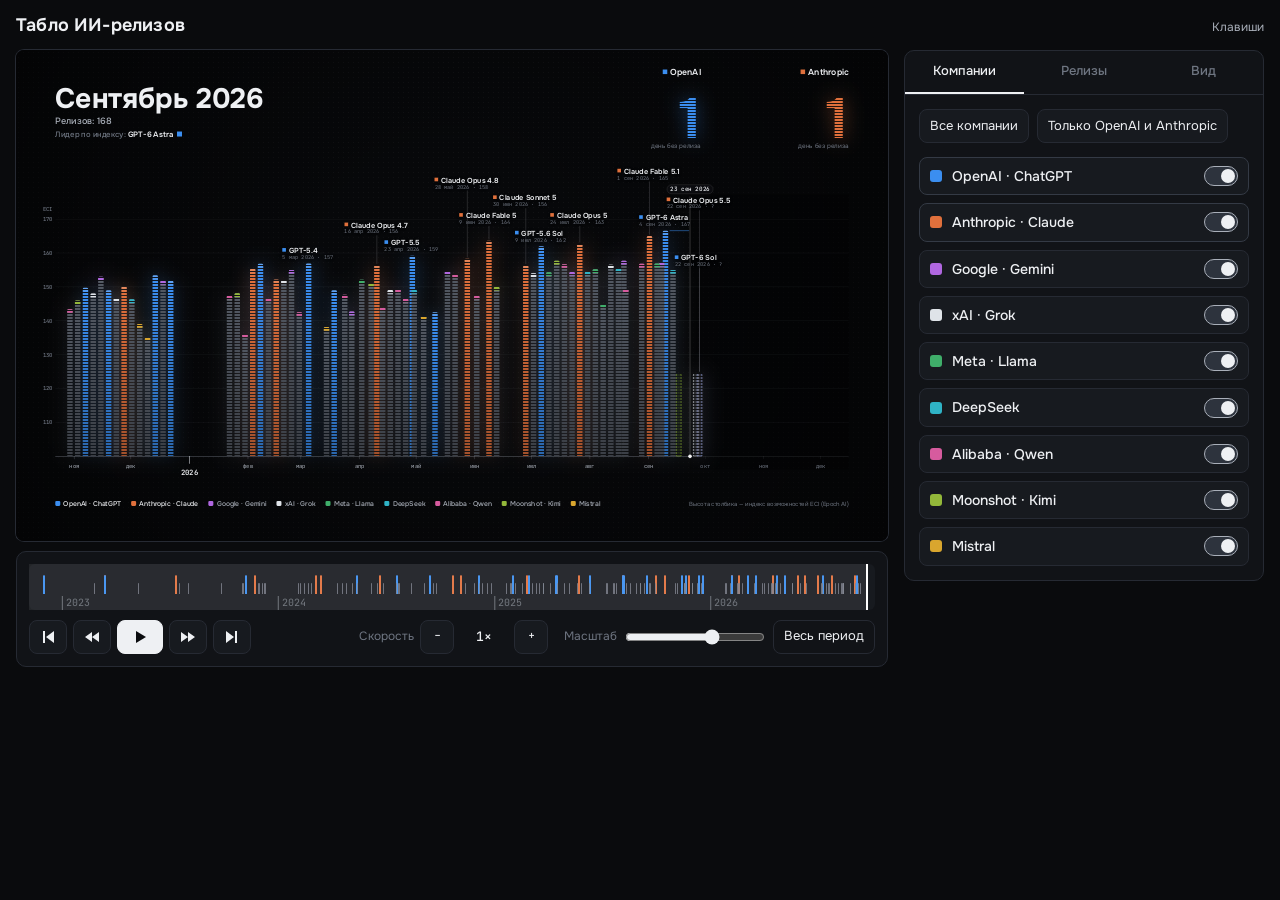
<file: index.html>
<!doctype html>
<html lang="ru">
<head>
<meta charset="utf-8">
<meta name="viewport" content="width=device-width, initial-scale=1, viewport-fit=cover">
<title>Табло ИИ-релизов</title>
<meta name="description" content="Таймлайн релизов ИИ-моделей с ноября 2022 года: OpenAI, Anthropic и остальные.">
<link rel="stylesheet" href="css/fonts.css">
<link rel="stylesheet" href="css/app.css">
</head>
<body>
<svg width="0" height="0" style="position:absolute" aria-hidden="true">
  <symbol id="i-start" viewBox="0 0 16 16"><path d="M3 2h2v12H3zM14 2v12L6 8z"/></symbol>
  <symbol id="i-prev" viewBox="0 0 16 16"><path d="M8 3v10L1 8zM15 3v10L8 8z"/></symbol>
  <symbol id="i-play" viewBox="0 0 16 16"><path d="M4 2l10 6-10 6z"/></symbol>
  <symbol id="i-pause" viewBox="0 0 16 16"><path d="M3 2h4v12H3zM9 2h4v12H9z"/></symbol>
  <symbol id="i-next" viewBox="0 0 16 16"><path d="M1 3v10l7-5zM8 3v10l7-5z"/></symbol>
  <symbol id="i-end" viewBox="0 0 16 16"><path d="M2 2v12l8-6zM11 2h2v12h-2z"/></symbol>
</svg>

<div class="app">
  <header class="topbar">
    <h1>Табло ИИ-релизов</h1>
    <details class="keys">
      <summary>Клавиши</summary>
      <dl>
        <dt>Пробел</dt><dd>пуск / пауза</dd>
        <dt>← →</dt><dd>предыдущий / следующий релиз</dd>
        <dt>Shift + ← →</dt><dd>только релизы OpenAI и Anthropic</dd>
        <dt>[ ]</dt><dd>на месяц назад / вперёд</dd>
        <dt>↑ ↓</dt><dd>быстрее / медленнее</dd>
        <dt>+ −  0</dt><dd>приблизить / отдалить / весь период</dd>
        <dt>O</dt><dd>только OpenAI и Anthropic ↔ все</dd>
        <dt>L</dt><dd>подписи моделей</dd>
        <dt>H</dt><dd>спрятать пульт</dd>
        <dt>Home / End</dt><dd>в начало / в конец</dd>
        <dt>Esc</dt><dd>снять выделение модели</dd>
      </dl>
    </details>
  </header>

  <main class="layout">
    <section class="stage-col" aria-label="Табло">
      <div class="stage grab" id="stage">
        <canvas id="screen" role="img" aria-label="Таймлайн релизов ИИ-моделей"></canvas>
      </div>

      <div class="transport">
        <div class="scrub" id="scrub">
          <canvas id="scrubCanvas"></canvas>
        </div>
        <div class="row">
          <div class="group" role="group" aria-label="Воспроизведение">
            <button class="btn" id="bStart" title="В начало" aria-label="В начало"><svg><use href="#i-start"/></svg></button>
            <button class="btn" id="bPrev" title="Предыдущий релиз" aria-label="Предыдущий релиз"><svg><use href="#i-prev"/></svg></button>
            <button class="btn play" id="bPlay" title="Пуск / пауза" aria-label="Пуск"><svg><use href="#i-play"/></svg></button>
            <button class="btn" id="bNext" title="Следующий релиз" aria-label="Следующий релиз"><svg><use href="#i-next"/></svg></button>
            <button class="btn" id="bEnd" title="В конец" aria-label="В конец"><svg><use href="#i-end"/></svg></button>
          </div>
          <div class="spacer"></div>
          <div class="group" role="group" aria-label="Скорость">
            <span class="group-label">Скорость</span>
            <button class="btn" id="bSlower" aria-label="Медленнее">−</button>
            <span class="speed-val" id="speedVal">1×</span>
            <button class="btn" id="bFaster" aria-label="Быстрее">+</button>
          </div>
          <div class="group">
            <label class="group-label" for="zoom">Масштаб</label>
            <input type="range" id="zoom" min="0" max="1000" step="1">
            <button class="btn ghost" id="bFit">Весь период</button>
          </div>
        </div>
      </div>
    </section>

    <aside class="panel" aria-label="Пульт">
      <div class="tabs" role="tablist">
        <button class="tab" role="tab" id="t-companies" aria-controls="p-companies" aria-selected="true">Компании</button>
        <button class="tab" role="tab" id="t-releases" aria-controls="p-releases" aria-selected="false">Релизы</button>
        <button class="tab" role="tab" id="t-view" aria-controls="p-view" aria-selected="false">Вид</button>
      </div>

      <div class="pane" id="p-companies" role="tabpanel" aria-labelledby="t-companies">
        <div class="chips">
          <button class="btn" id="bAll">Все компании</button>
          <button class="btn" id="bMainOnly">Только OpenAI и Anthropic</button>
        </div>
        <div class="list" id="companyList"></div>
      </div>

      <div class="pane" id="p-releases" role="tabpanel" aria-labelledby="t-releases" hidden>
        <input class="search" id="relSearch" type="search" placeholder="Найти модель" aria-label="Поиск модели">
        <div class="releases" id="relList"></div>
      </div>

      <div class="pane" id="p-view" role="tabpanel" aria-labelledby="t-view" hidden>
        <div class="opt"><span>Стиль</span><span class="seg" data-opt="style"><button data-v="segments">Сегменты</button><button data-v="smooth">Гладкий</button><button data-v="pixel">Пиксели</button></span></div>
        <div class="opt" id="gridOpt"><span>Размер пикселя</span><span class="seg" data-opt="grid"><button data-v="8">8</button><button data-v="10">10</button><button data-v="12">12</button><button data-v="16">16</button><button data-v="20">20</button></span></div>
        <div class="opt"><label for="oLabels">Подписи моделей</label><span class="switch"><input type="checkbox" id="oLabels"><span></span></span></div>
        <div class="opt"><label for="oLabelCount">Подписей сразу: <span id="oLabelCountVal">12</span></label><input type="range" id="oLabelCount" min="4" max="30" step="1"></div>
        <div class="opt"><label for="oScale">Шкала индекса</label><span class="switch"><input type="checkbox" id="oScale"><span></span></span></div>
        <div class="opt"><label for="oFrontier">Лидер по индексу</label><span class="switch"><input type="checkbox" id="oFrontier"><span></span></span></div>
        <div class="opt"><span>Высота столбиков</span><span class="seg" data-opt="heights"><button data-v="score">По индексу</button><button data-v="equal">Одинаковая</button></span></div>
        <div class="opt"><span>Цвет остальных</span><span class="seg" data-opt="others"><button data-v="muted">Серый</button><button data-v="brand">Фирменный</button></span></div>
        <div class="opt"><span>Мышь листает</span><span class="seg" data-opt="wheel"><button data-v="time">Время</button><button data-v="camera">Камеру</button></span></div>
        <div class="opt"><label for="oFinale">В конце весь период</label><span class="switch"><input type="checkbox" id="oFinale"><span></span></span></div>
        <button class="btn ghost" id="bReset">Сбросить настройки</button>
      </div>
    </aside>
  </main>
</div>

<script src="js/data.js"></script>
<script src="js/engine.js"></script>
<script src="js/track.js"></script>
<script src="js/app.js"></script>
</body>
</html>
</file>
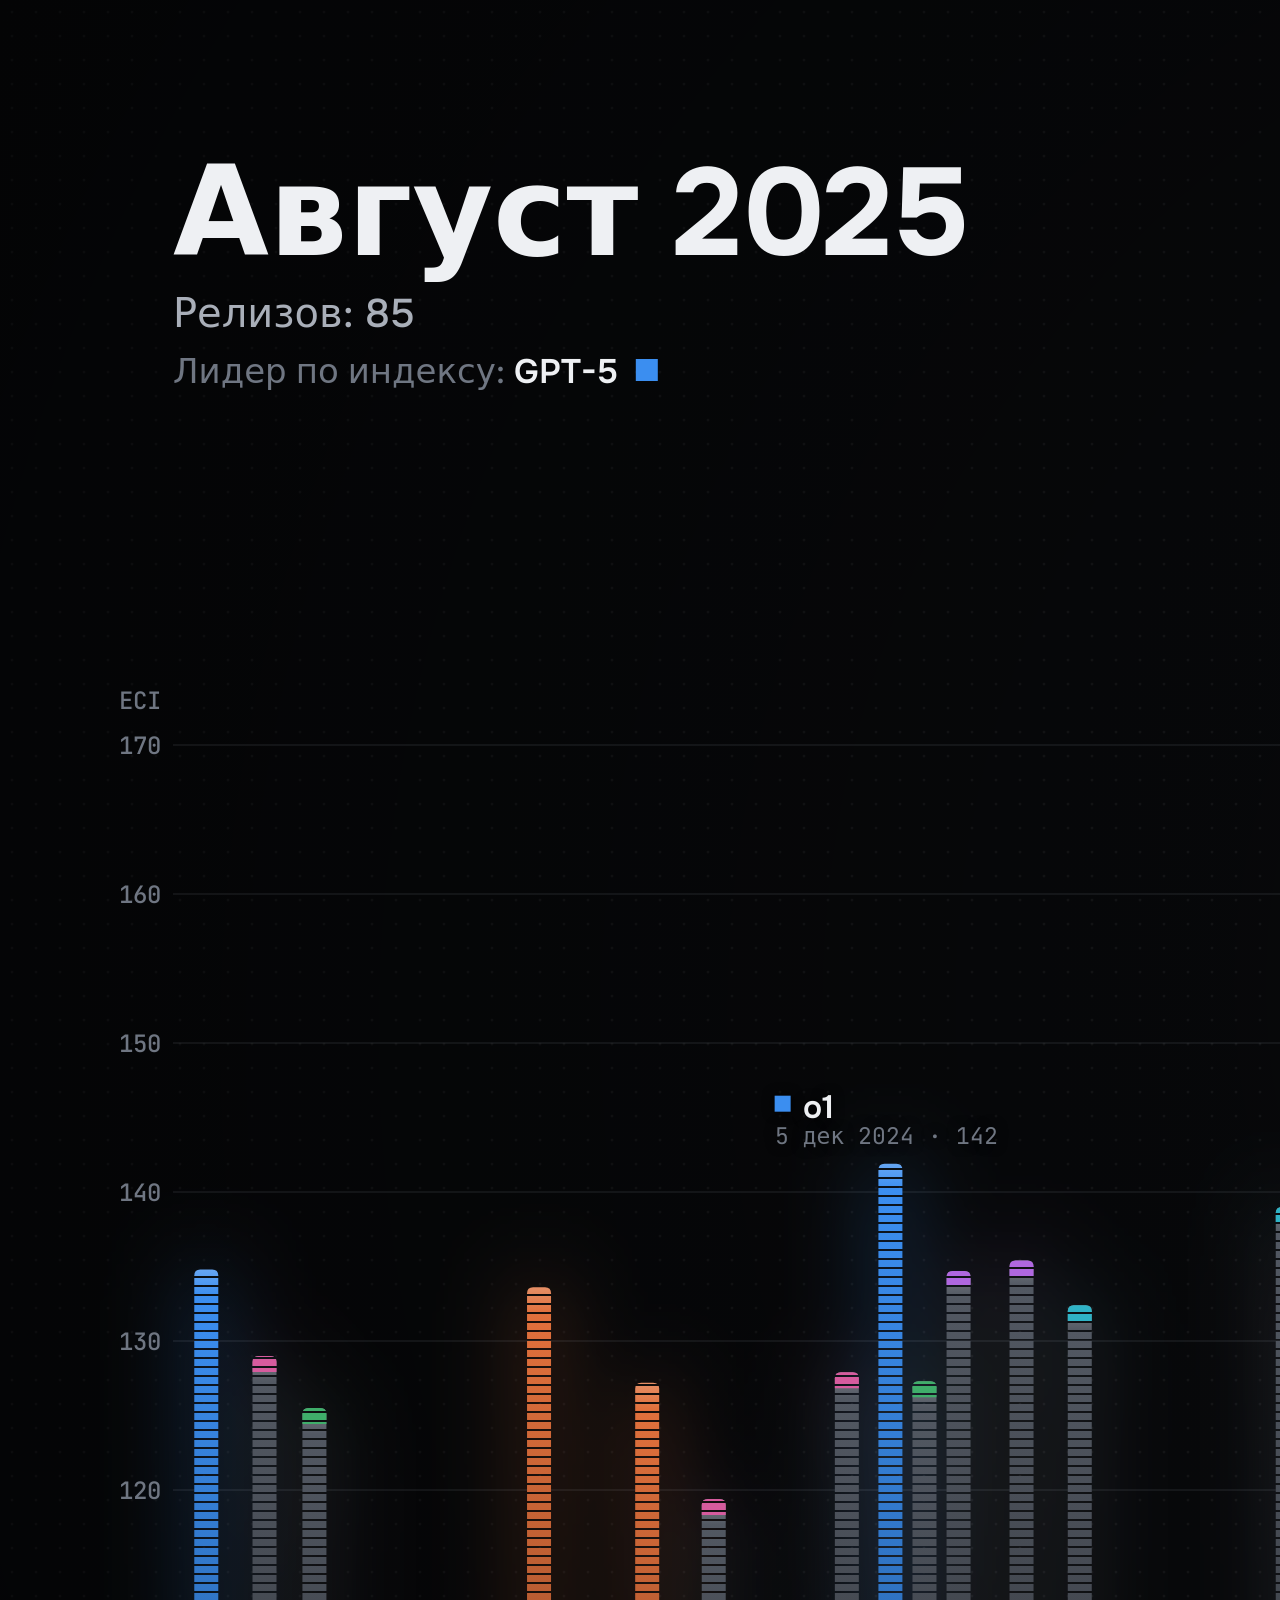
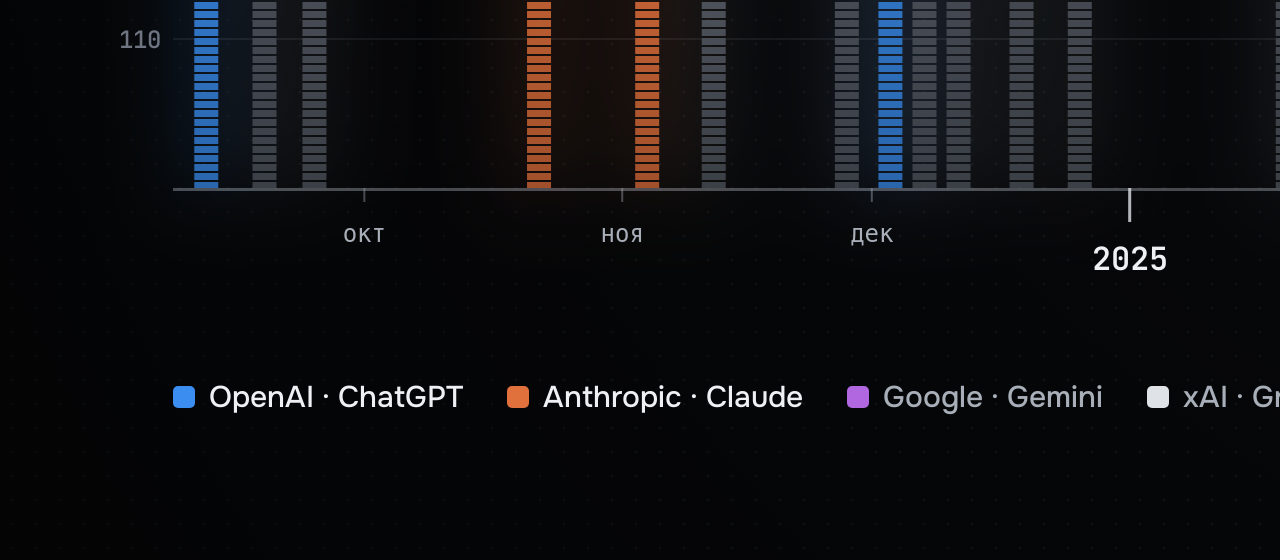
<file: tools/frame.html>
<!doctype html>
<html lang="ru"><head><meta charset="utf-8"><title>frame</title>
<link rel="stylesheet" href="../css/fonts.css">
<style>html,body{margin:0;background:#07080a}canvas{display:block}</style>
</head><body>
<canvas id="c"></canvas>
<script src="../js/data.js"></script>
<script src="../js/engine.js"></script>
<script>
// Отладочный кадр 4K: ?day=2025-08-07&style=segments|smooth|pixel&grid=12&span=420&only=1&focus=<id>&heights=equal
(async function () {
  const q = new URLSearchParams(location.search);
  await Promise.all(['400', '500', '600', '700'].map((w) => document.fonts.load(w + ' 40px Onest'))
    .concat(['400', '500', '600'].map((w) => document.fonts.load(w + ' 30px "JetBrains Mono"'))));
  const T = window.Tablo;
  const tl = new T.Timeline(window.TABLO_DATA);
  const sim = new T.Sim(tl);
  const rnd = new T.Renderer(tl);
  const c = document.getElementById('c');
  c.width = 3840; c.height = 2160;
  const ctx = c.getContext('2d');
  const enabled = {};
  const only = q.get('only') === '1';
  for (const co of tl.companies) enabled[co.id] = only ? !!co.main : true;
  const hidden = Object.fromEntries(tl.releases.filter((r) => r.defaultHidden).map((r) => [r.id, true]));
  const target = T.dayOf(q.get('day') || '2025-08-10');
  const ctl = { now: tl.start, span: +(q.get('span') || 420), cam: 'follow', enabled, hidden, labels: true, scale: true, frontier: true,
    heights: q.get('heights') || 'score', others: q.get('others') || 'muted', focus: q.get('focus') || null,
    style: q.get('style') || 'segments', grid: +(q.get('grid') || 12), labelCount: 12, snap: true };
  for (let d = tl.start; d <= target; d += 2) { ctl.now = d; sim.step(0.05, ctl); }
  ctl.now = target;
  for (let i = 0; i < 60; i++) sim.step(0.05, ctl);
  for (let i = 0; i < 24; i++) { sim.step(0.05, ctl); rnd.draw(ctx, sim, ctl, c.width, c.height); }
  const t0 = performance.now();
  for (let i = 0; i < 5; i++) { sim.step(0.04, ctl); rnd.draw(ctx, sim, ctl, c.width, c.height); }
  window.__drawMs = (performance.now() - t0) / 5;
  window.__ready = true;
})();
</script>
</body></html>
</file>
<file: css/fonts.css>
/* Onest и JetBrains Mono (SIL OFL 1.1) — локальные файлы, чтобы кадры рендерились одинаково везде */
@font-face { font-family: "Onest"; font-style: normal; font-display: swap; font-weight: 100 900;
  src: url("../fonts/onest-cyrillic-wght-normal.woff2") format("woff2-variations");
  unicode-range: U+0301, U+0400-045F, U+0490-0491, U+04B0-04B1, U+2116; }
@font-face { font-family: "Onest"; font-style: normal; font-display: swap; font-weight: 100 900;
  src: url("../fonts/onest-latin-wght-normal.woff2") format("woff2-variations");
  unicode-range: U+0000-00FF, U+0131, U+0152-0153, U+02BB-02BC, U+02C6, U+02DA, U+02DC, U+0304, U+0308, U+0329, U+2000-206F, U+20AC, U+2122, U+2191, U+2193, U+2212, U+2215, U+FEFF, U+FFFD; }
@font-face { font-family: "JetBrains Mono"; font-style: normal; font-display: swap; font-weight: 100 800;
  src: url("../fonts/jetbrains-mono-cyrillic-wght-normal.woff2") format("woff2-variations");
  unicode-range: U+0301, U+0400-045F, U+0490-0491, U+04B0-04B1, U+2116; }
@font-face { font-family: "JetBrains Mono"; font-style: normal; font-display: swap; font-weight: 100 800;
  src: url("../fonts/jetbrains-mono-latin-wght-normal.woff2") format("woff2-variations");
  unicode-range: U+0000-00FF, U+0131, U+0152-0153, U+02BB-02BC, U+02C6, U+02DA, U+02DC, U+0304, U+0308, U+0329, U+2000-206F, U+20AC, U+2122, U+2191, U+2193, U+2212, U+2215, U+FEFF, U+FFFD; }
</file>
<file: css/app.css>
/* Табло ИИ-релизов — пульт. Одна тёмная тема: картинка всё равно тёмная. */
:root {
  color-scheme: dark;
  --bg: #0a0b0d;
  --surface: #111317;
  --surface-2: #171a1f;
  --surface-3: #1e2229;
  --line: #262a33;
  --line-2: #343a45;
  --text: #eef0f3;
  --text-2: #a9afb9;
  --text-3: #6f7682;
  --focus: #9cc2ff;
  --radius: 10px;
  --font: "Onest", "Segoe UI", system-ui, -apple-system, sans-serif;
  --mono: "JetBrains Mono", ui-monospace, "SFMono-Regular", Menlo, Consolas, monospace;
}

* { box-sizing: border-box; }
[hidden] { display: none !important; }
html, body { height: 100%; }
body {
  margin: 0;
  background: var(--bg);
  color: var(--text);
  font: 14px/1.45 var(--font);
  -webkit-font-smoothing: antialiased;
}
button, input, select { font: inherit; color: inherit; }
button { cursor: pointer; }
:focus-visible { outline: 2px solid var(--focus); outline-offset: 2px; }

.app { min-height: 100%; display: flex; flex-direction: column; padding-inline: 16px; padding-block: 12px 20px; gap: 12px; }

/* ---------- шапка ---------- */
.topbar { display: flex; align-items: baseline; justify-content: space-between; gap: 12px 24px; flex-wrap: wrap; }
.topbar h1 { margin: 0; font-size: 18px; font-weight: 650; letter-spacing: 0.01em; }
.keys { color: var(--text-3); font-size: 12px; }
.keys summary { cursor: pointer; list-style: none; color: var(--text-2); }
.keys summary::-webkit-details-marker { display: none; }
.keys[open] summary { margin-bottom: 8px; }
.keys dl { display: grid; grid-template-columns: auto 1fr; gap: 4px 14px; margin: 0; padding: 12px 14px; background: var(--surface); border: 1px solid var(--line); border-radius: var(--radius); }
.keys dt { font-family: var(--mono); color: var(--text); white-space: nowrap; }
.keys dd { margin: 0; color: var(--text-2); }

/* ---------- основная сетка ---------- */
.layout { display: grid; grid-template-columns: minmax(0, 1fr) 360px; gap: 16px; align-items: start; }
.stage-col { display: flex; flex-direction: column; gap: 10px; min-width: 0; }

.stage {
  position: relative;
  width: 100%;
  max-width: 100%;
  aspect-ratio: 16 / 9;
  background: #07080a;
  border-radius: 8px;
  overflow: hidden;
  box-shadow: 0 0 0 1px var(--line);
  touch-action: none;
  user-select: none;
}
.stage canvas { position: absolute; inset: 0; width: 100%; height: 100%; display: block; }
.stage.grab { cursor: grab; }
.stage.grabbing { cursor: grabbing; }
.stage.pointer { cursor: pointer; }

/* ---------- транспорт ---------- */
.transport { display: flex; flex-direction: column; gap: 10px; padding: 12px; background: var(--surface); border: 1px solid var(--line); border-radius: var(--radius); }
.scrub { position: relative; height: 46px; border-radius: 6px; background: var(--surface-2); cursor: pointer; touch-action: none; }
.scrub canvas { position: absolute; inset: 0; width: 100%; height: 100%; display: block; }
.row { display: flex; align-items: center; gap: 10px 16px; flex-wrap: wrap; }
.group { display: flex; align-items: center; gap: 6px; }
.group-label { color: var(--text-3); font-size: 12px; }
.btn {
  display: inline-flex; align-items: center; justify-content: center; gap: 6px;
  height: 34px; min-width: 34px; padding: 0 10px;
  background: var(--surface-2); border: 1px solid var(--line); border-radius: 8px;
  color: var(--text); font-size: 13px; white-space: nowrap;
}
.btn:hover { background: var(--surface-3); border-color: var(--line-2); }
.btn svg { width: 16px; height: 16px; fill: currentColor; flex: none; }
.btn.play { min-width: 46px; background: var(--text); color: #0b0c0f; border-color: var(--text); }
.btn.play:hover { background: #ffffff; }
.btn.ghost { background: transparent; }
.speed-val { min-width: 48px; text-align: center; font: 500 13px/1 var(--mono); }
.spacer { flex: 1 1 auto; }
input[type="range"] { accent-color: var(--text); width: 140px; }

/* ---------- боковая панель ---------- */
.panel { display: flex; flex-direction: column; background: var(--surface); border: 1px solid var(--line); border-radius: var(--radius); min-height: 0; }
.tabs { display: grid; grid-template-columns: repeat(3, 1fr); border-bottom: 1px solid var(--line); }
.tab { padding: 11px 6px; background: none; border: 0; border-bottom: 2px solid transparent; color: var(--text-3); font-size: 13px; font-weight: 500; }
.tab[aria-selected="true"] { color: var(--text); border-bottom-color: var(--text); }
.tab:hover { color: var(--text); }
.pane { padding: 14px; display: flex; flex-direction: column; gap: 14px; overflow: auto; }
.chips { display: flex; flex-wrap: wrap; gap: 8px; }

.company { display: grid; grid-template-columns: 12px 1fr auto; align-items: center; gap: 10px; padding: 8px 10px; border: 1px solid var(--line); border-radius: 8px; background: var(--surface-2); }
.company .sw { width: 12px; height: 12px; border-radius: 3px; }
.company .name { font-weight: 500; }
.company.is-main { border-color: var(--line-2); }
.list { display: flex; flex-direction: column; gap: 8px; }

.switch { position: relative; width: 34px; height: 20px; flex: none; }
.switch input { position: absolute; inset: 0; opacity: 0; margin: 0; cursor: pointer; }
.switch span { position: absolute; inset: 0; border-radius: 999px; background: var(--surface-3); border: 1px solid var(--line-2); transition: background 0.15s; pointer-events: none; }
.switch span::after { content: ""; position: absolute; top: 2px; left: 2px; width: 14px; height: 14px; border-radius: 50%; background: var(--text-3); transition: transform 0.15s, background 0.15s; }
.switch input:checked + span { background: #2d333d; border-color: var(--text-2); }
.switch input:checked + span::after { transform: translateX(14px); background: var(--text); }
.switch input:focus-visible + span { outline: 2px solid var(--focus); outline-offset: 2px; }

.opt { display: flex; align-items: center; justify-content: space-between; gap: 12px; }
.opt label { color: var(--text); }
.seg { display: inline-flex; border: 1px solid var(--line); border-radius: 8px; overflow: hidden; flex: none; }
.seg button { padding: 6px 10px; background: var(--surface-2); border: 0; border-left: 1px solid var(--line); color: var(--text-2); font-size: 12px; }
.seg button:first-child { border-left: 0; }
.seg button[aria-pressed="true"] { background: var(--text); color: #0b0c0f; font-weight: 600; }

.search { width: 100%; height: 34px; padding: 0 10px; border-radius: 8px; border: 1px solid var(--line); background: var(--surface-2); }
.releases { display: flex; flex-direction: column; max-height: min(62vh, 640px); overflow: auto; border: 1px solid var(--line); border-radius: 8px; }
.releases .year { position: sticky; top: 0; z-index: 1; padding: 6px 10px; background: var(--surface-3); color: var(--text-2); font: 600 12px var(--mono); }
.rel { display: grid; grid-template-columns: 22px 10px minmax(0, 1fr) auto; align-items: center; gap: 8px; padding: 6px 10px; border-top: 1px solid var(--line); }
.rel:hover { background: var(--surface-2); }
.rel.focus { background: #1c2129; box-shadow: inset 2px 0 0 var(--text); }
.rel.off .rel-name, .rel.off .rel-meta { opacity: 0.4; }
.rel input { margin: 0; accent-color: var(--text); }
.rel .sw { width: 10px; height: 10px; border-radius: 2px; }
.rel-name { background: none; border: 0; padding: 0; text-align: left; min-width: 0; overflow: hidden; text-overflow: ellipsis; white-space: nowrap; }
.rel-name:hover { text-decoration: underline; text-underline-offset: 3px; }
.rel-meta { color: var(--text-3); font: 11px var(--mono); text-align: right; white-space: nowrap; }

/* ---------- H: пульт спрятан, на экране только табло ---------- */
body.present .topbar, body.present .panel, body.present .transport { display: none; }
body.present .app { padding: 0; }
body.present .layout { display: block; }
body.present .stage { position: fixed; inset: 0; margin: auto; width: min(100vw, calc(100vh * 16 / 9)); height: auto; border-radius: 0; box-shadow: none; }
body.present { background: #000; }
body.present.idle, body.present.idle .stage { cursor: none; }

@media (max-width: 1100px) {
  .layout { grid-template-columns: minmax(0, 1fr); }
  .releases { max-height: 420px; }
}
@media (max-width: 520px) {
  input[type="range"] { width: 110px; }
  .keys { display: none; }
}
@media (prefers-reduced-motion: reduce) {
  .switch span, .switch span::after { transition: none; }
}
</file>
